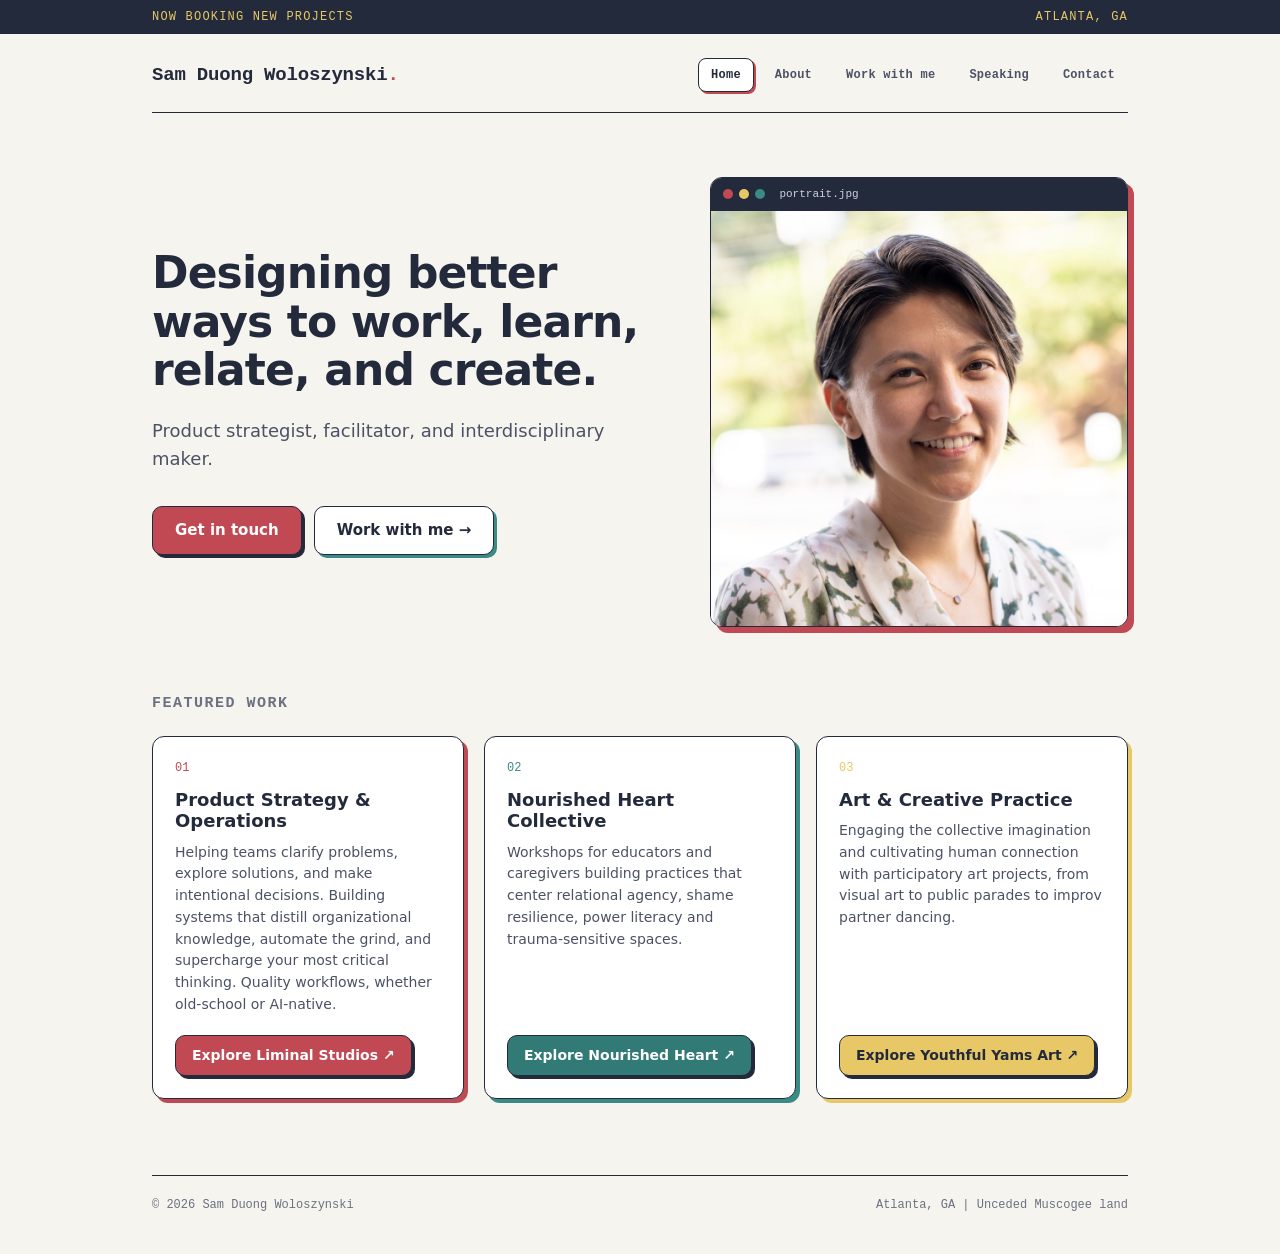
<file: index.html>
<!DOCTYPE html>
<html lang="en">
<head>
<meta charset="utf-8">
<meta name="viewport" content="width=device-width, initial-scale=1">
<title>Home - Sam Duong Woloszynski</title>
<link rel="stylesheet" href="styles.css">
</head>
<body class="home">
<div class="topbar"><div class="topbar-inner"><span>NOW BOOKING NEW PROJECTS</span><span>ATLANTA, GA</span></div></div>
<div class="wrap">
  <header class="site-header">
    <a class="logo" href="index.html">Sam Duong Woloszynski<span>.</span></a>
    <nav class="nav">
      <a href="index.html" class="active">Home</a>
      <a href="about.html">About</a>
      <a href="work.html">Work with me</a>
      <a href="speaking.html">Speaking</a>
      <a href="contact.html">Contact</a>
    </nav>
  </header>

  <section class="hero">
    <div class="hero-copy">
      <h1 class="h1">Designing better ways to work, learn, relate, and create.</h1>
      <p class="lead">Product strategist, facilitator, and interdisciplinary maker.</p>
      <div class="btn-row">
        <a class="btn btn-primary" href="contact.html">Get in touch</a>
        <a class="btn btn-ghost" href="work.html">Work with me →</a>
      </div>
    </div>
    <div class="hero-media">
      <div class="window">
        <div class="window-bar"><span class="dot" style="background:#c14953"></span><span class="dot" style="background:#e7c766"></span><span class="dot" style="background:#3a8a86"></span><span class="window-name">portrait.jpg</span></div>
        <img class="photo" src="img/portrait.jpg" alt="Portrait of Sam Duong Woloszynski" width="1000" height="986" loading="eager" decoding="async" draggable="false">
      </div>
    </div>
  </section>
  <section style="padding:6px 0 76px;">
    <h2 class="list-kicker">Featured work</h2>
    <div class="cards">
      <div class="card s-coral"><div class="card-num">01</div><div class="card-title">Product Strategy & Operations</div><div class="card-desc">Helping teams clarify problems, explore solutions, and make intentional decisions. Building systems that distill organizational knowledge, automate the grind, and supercharge your most critical thinking. Quality workflows, whether old-school or AI-native.</div><a class="btn btn-sm btn-primary" href="https://liminalstudios.org/" target="_blank" rel="noopener">Explore Liminal Studios ↗</a></div>
      <div class="card s-teal"><div class="card-num">02</div><div class="card-title">Nourished Heart Collective</div><div class="card-desc">Workshops for educators and caregivers building practices that center relational agency, shame resilience, power literacy and trauma-sensitive spaces.</div><a class="btn btn-sm btn-teal" href="https://nourishedheartcollective.org/" target="_blank" rel="noopener">Explore Nourished Heart ↗</a></div>
      <div class="card s-gold"><div class="card-num">03</div><div class="card-title">Art & Creative Practice</div><div class="card-desc">Engaging the collective imagination and cultivating human connection with participatory art projects, from visual art to public parades to improv partner dancing.</div><a class="btn btn-sm btn-gold-solid" href="https://youthfulyams.com/" target="_blank" rel="noopener">Explore Youthful Yams Art ↗</a></div>
    </div>
  </section>

  <footer class="site-footer"><span>© 2026 Sam Duong Woloszynski</span><span>Atlanta, GA | Unceded Muscogee land</span></footer>
</div>
</body>
</html>
</file>
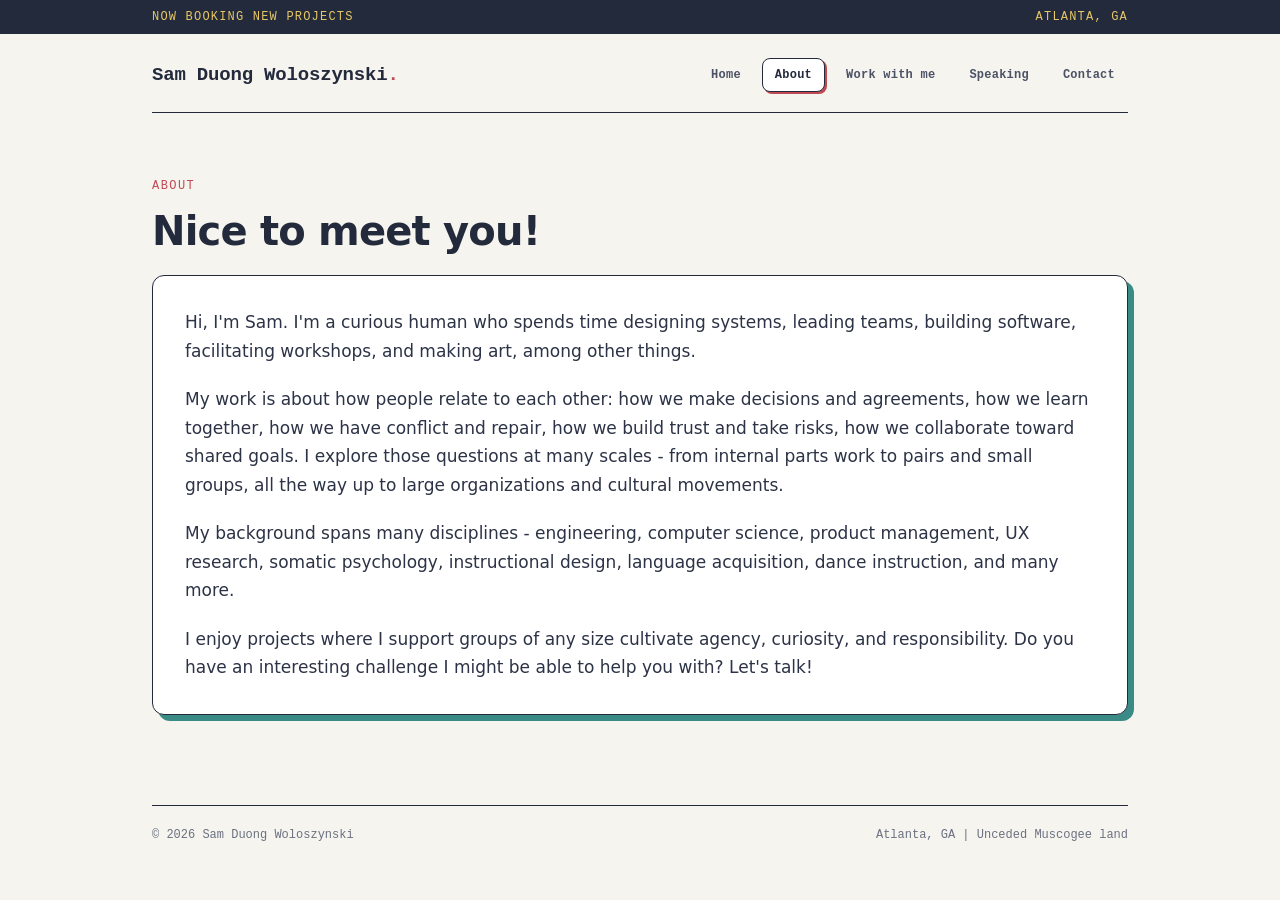
<file: about.html>
<!DOCTYPE html>
<html lang="en">
<head>
<meta charset="utf-8">
<meta name="viewport" content="width=device-width, initial-scale=1">
<title>About - Sam Duong Woloszynski</title>
<link rel="stylesheet" href="styles.css">
</head>
<body class="about">
<div class="topbar"><div class="topbar-inner"><span>NOW BOOKING NEW PROJECTS</span><span>ATLANTA, GA</span></div></div>
<div class="wrap">
  <header class="site-header">
    <a class="logo" href="index.html">Sam Duong Woloszynski<span>.</span></a>
    <nav class="nav">
      <a href="index.html">Home</a>
      <a href="about.html" class="active">About</a>
      <a href="work.html">Work with me</a>
      <a href="speaking.html">Speaking</a>
      <a href="contact.html">Contact</a>
    </nav>
  </header>

  <section class="section" style="max-width:none;">
    <div class="kicker">About</div>
    <h1 class="h1">Nice to meet you!</h1>
    <div class="about-card">
      <p>Hi, I'm Sam. I'm a curious human who spends time designing systems, leading teams, building software, facilitating workshops, and making art, among other things.</p>
      <p>My work is about how people relate to each other: how we make decisions and agreements, how we learn together, how we have conflict and repair, how we build trust and take risks, how we collaborate toward shared goals. I explore those questions at many scales - from internal parts work to pairs and small groups, all the way up to large organizations and cultural movements.</p>
      <p>My background spans many disciplines - engineering, computer science, product management, UX research, somatic psychology, instructional design, language acquisition, dance instruction, and many more.</p>
      <p>I enjoy projects where I support groups of any size cultivate agency, curiosity, and responsibility. Do you have an interesting challenge I might be able to help you with? Let's talk!</p>
    </div>
  </section>

  <footer class="site-footer"><span>© 2026 Sam Duong Woloszynski</span><span>Atlanta, GA | Unceded Muscogee land</span></footer>
</div>
</body>
</html>
</file>
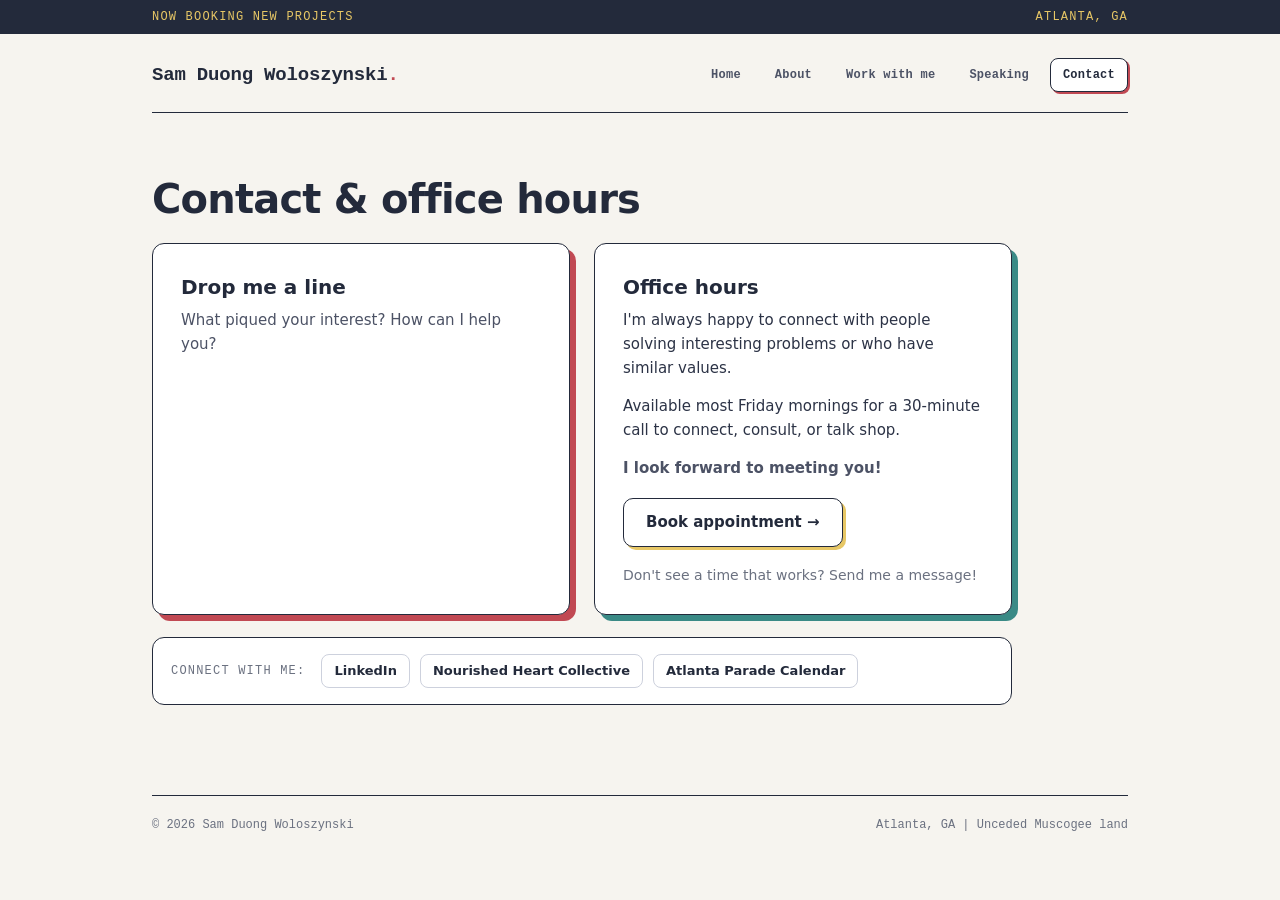
<file: contact.html>
<!DOCTYPE html>
<html lang="en">
<head>
<meta charset="utf-8">
<meta name="viewport" content="width=device-width, initial-scale=1">
<title>Contact - Sam Duong Woloszynski</title>
<link rel="stylesheet" href="styles.css">
</head>
<body class="contact">
<div class="topbar"><div class="topbar-inner"><span>NOW BOOKING NEW PROJECTS</span><span>ATLANTA, GA</span></div></div>
<div class="wrap">
  <header class="site-header">
    <a class="logo" href="index.html">Sam Duong Woloszynski<span>.</span></a>
    <nav class="nav">
      <a href="index.html">Home</a>
      <a href="about.html">About</a>
      <a href="work.html">Work with me</a>
      <a href="speaking.html">Speaking</a>
      <a href="contact.html" class="active">Contact</a>
    </nav>
  </header>

  <section class="section contact" style="max-width:860px;">
    <h1 class="h1">Contact &amp; office hours</h1>
    <div class="contact-grid">
      <div class="panel s-coral">
        <h2>Drop me a line</h2>
        <p class="sub">What piqued your interest? How can I help you?</p>
        <div class="embed-frame">
          <script data-letterbirduser="contact-samdw" src="https://letterbird.co/embed/v1.js"></script>
        </div>
      </div>
      <div class="panel s-teal">
        <h2>Office hours</h2>
        <p>I'm always happy to connect with people solving interesting problems or who have similar values.</p>
        <p>Available most Friday mornings for a 30-minute call to connect, consult, or talk shop.</p>
        <p class="close">I look forward to meeting you!</p>
        <a class="btn btn-gold" href="https://cal.com/samdw/office-hours" target="_blank" rel="noopener">Book appointment →</a>
        <p class="avail">Don't see a time that works? Send me a message!</p>
      </div>
    </div>
    <div class="find">
      <span class="label">Connect with me:</span>
      <a class="chip" href="https://www.linkedin.com/in/samdw/" target="_blank" rel="noopener">LinkedIn</a>
      <a class="chip" href="https://nourishedheartcollective.org/" target="_blank" rel="noopener">Nourished Heart Collective</a>
      <a class="chip" href="https://www.weirdgonepro.com/whats-on/" target="_blank" rel="noopener">Atlanta Parade Calendar</a>
    </div>
  </section>
  <footer class="site-footer"><span>© 2026 Sam Duong Woloszynski</span><span>Atlanta, GA | Unceded Muscogee land</span></footer>
</div>
</body>
</html>
</file>
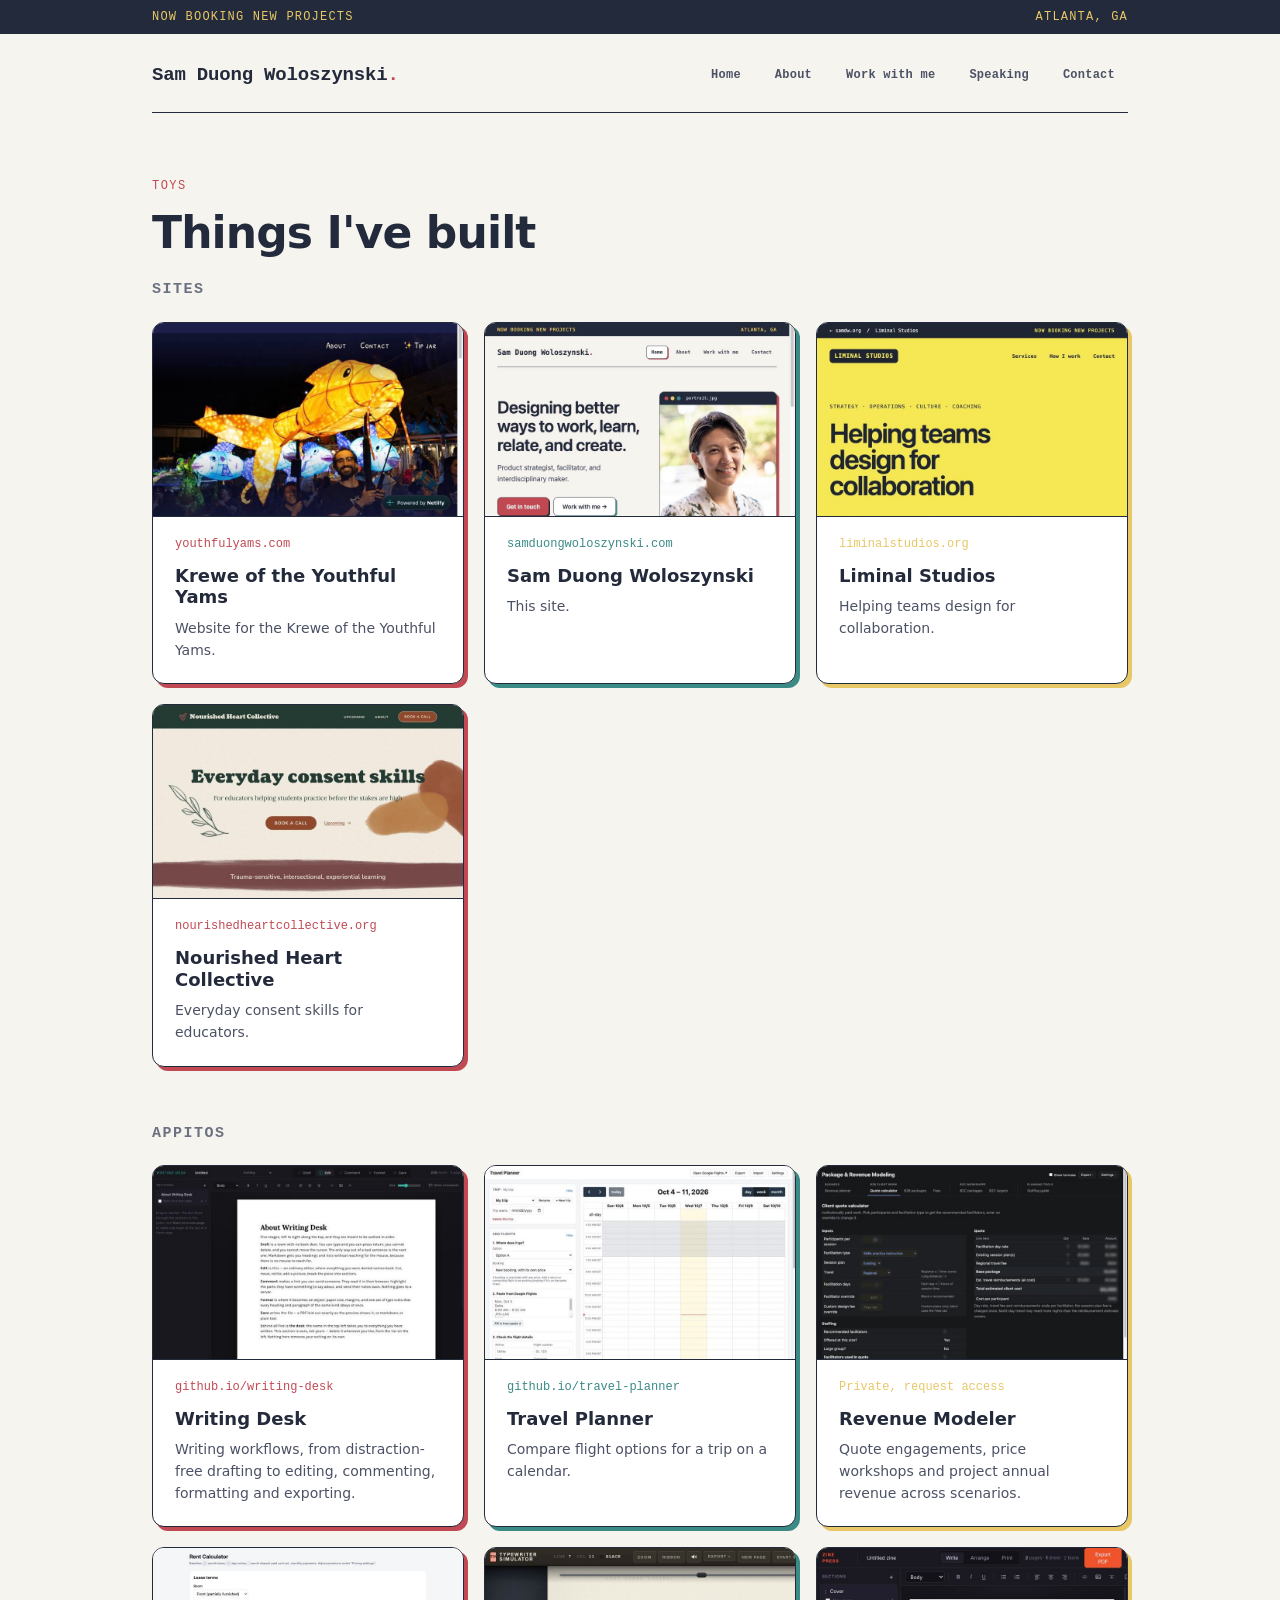
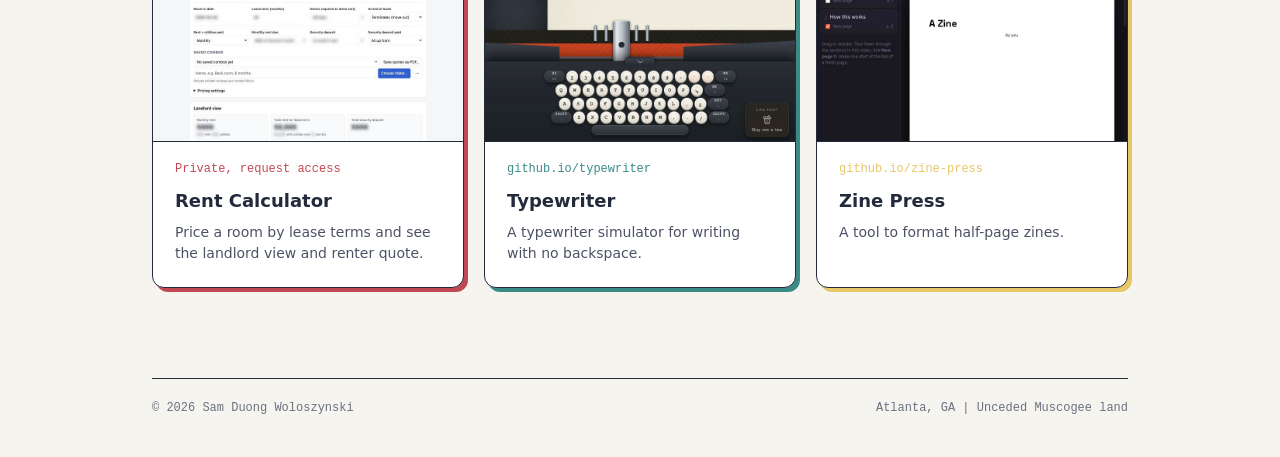
<file: toys.html>
<!DOCTYPE html>
<html lang="en">
<head>
<meta charset="utf-8">
<meta name="viewport" content="width=device-width, initial-scale=1">
<meta name="robots" content="noindex, nofollow">
<title>Toys - Sam Duong Woloszynski</title>
<link rel="stylesheet" href="styles.css">
</head>
<body class="toys">
<div class="topbar"><div class="topbar-inner"><span>NOW BOOKING NEW PROJECTS</span><span>ATLANTA, GA</span></div></div>
<div class="wrap">
  <header class="site-header">
    <a class="logo" href="index.html">Sam Duong Woloszynski<span>.</span></a>
    <nav class="nav">
      <a href="index.html">Home</a>
      <a href="about.html">About</a>
      <a href="work.html">Work with me</a>
      <a href="speaking.html">Speaking</a>
      <a href="contact.html">Contact</a>
    </nav>
  </header>

  <section class="section">
    <div class="kicker">Toys</div>
    <h1 class="h1">Things I've built</h1>
    <!-- Add one <a class="card"> per item. Rotate s-coral / s-teal / s-gold. -->

    <h2 class="list-kicker">Sites</h2>
    <div class="cards">
      <a class="card s-coral" href="https://www.youthfulyams.com/">
        <img class="card-shot" src="img/toys/youthful-yams.jpg" alt="Krewe of the Youthful Yams home page" loading="lazy">
        <div class="card-num">youthfulyams.com</div>
        <h3 class="card-title">Krewe of the Youthful Yams</h3>
        <div class="card-desc">Website for the Krewe of the Youthful Yams.</div>
      </a>
      <a class="card s-teal" href="index.html">
        <img class="card-shot" src="img/toys/samdw.jpg" alt="samduongwoloszynski.com home page" loading="lazy">
        <div class="card-num">samduongwoloszynski.com</div>
        <h3 class="card-title">Sam Duong Woloszynski</h3>
        <div class="card-desc">This site.</div>
      </a>
      <a class="card s-gold" href="https://liminalstudios.org/">
        <img class="card-shot" src="img/toys/liminal-studios.jpg" alt="Liminal Studios home page" loading="lazy">
        <div class="card-num">liminalstudios.org</div>
        <h3 class="card-title">Liminal Studios</h3>
        <div class="card-desc">Helping teams design for collaboration.</div>
      </a>
      <a class="card s-coral" href="https://nourishedheartcollective.org/">
        <img class="card-shot" src="img/toys/nourished-heart.jpg" alt="Nourished Heart Collective home page" loading="lazy">
        <div class="card-num">nourishedheartcollective.org</div>
        <h3 class="card-title">Nourished Heart Collective</h3>
        <div class="card-desc">Everyday consent skills for educators.</div>
      </a>
    </div>

    <h2 class="list-kicker" style="margin-top:56px;">Appitos</h2>
    <div class="cards">
      <a class="card s-coral" href="https://swoloszynski.github.io/writing-desk/">
        <img class="card-shot" src="img/toys/writing-desk.jpg" alt="Writing Desk editor" loading="lazy">
        <div class="card-num">github.io/writing-desk</div>
        <h3 class="card-title">Writing Desk</h3>
        <div class="card-desc">Writing workflows, from distraction-free drafting to editing, commenting, formatting and exporting.</div>
      </a>
      <a class="card s-teal" href="https://swoloszynski.github.io/travel-planner/">
        <img class="card-shot" src="img/toys/travel-planner.jpg" alt="Travel Planner calendar" loading="lazy">
        <div class="card-num">github.io/travel-planner</div>
        <h3 class="card-title">Travel Planner</h3>
        <div class="card-desc">Compare flight options for a trip on a calendar.</div>
      </a>
      <a class="card s-gold" href="https://github.com/swoloszynski/package-and-revenue-modeling">
        <img class="card-shot" src="img/toys/revenue-modeler.jpg" alt="Revenue Modeler quote calculator, numbers blurred" loading="lazy">
        <div class="card-num">Private, request access</div>
        <h3 class="card-title">Revenue Modeler</h3>
        <div class="card-desc">Quote engagements, price workshops and project annual revenue across scenarios.</div>
      </a>
      <a class="card s-coral" href="https://github.com/swoloszynski/rent-calculator">
        <img class="card-shot" src="img/toys/rent-calculator.jpg" alt="Rent Calculator lease terms, numbers hidden" loading="lazy">
        <div class="card-num">Private, request access</div>
        <h3 class="card-title">Rent Calculator</h3>
        <div class="card-desc">Price a room by lease terms and see the landlord view and renter quote.</div>
      </a>
      <a class="card s-teal" href="https://swoloszynski.github.io/typewriter/">
        <img class="card-shot" src="img/toys/typewriter.jpg" alt="Typewriter simulator keyboard" loading="lazy">
        <div class="card-num">github.io/typewriter</div>
        <h3 class="card-title">Typewriter</h3>
        <div class="card-desc">A typewriter simulator for writing with no backspace.</div>
      </a>
      <a class="card s-gold" href="https://swoloszynski.github.io/zine-press/">
        <img class="card-shot" src="img/toys/zine-press.jpg" alt="Zine Press editor" loading="lazy">
        <div class="card-num">github.io/zine-press</div>
        <h3 class="card-title">Zine Press</h3>
        <div class="card-desc">A tool to format half-page zines.</div>
      </a>
    </div>
  </section>

  <footer class="site-footer"><span>© 2026 Sam Duong Woloszynski</span><span>Atlanta, GA | Unceded Muscogee land</span></footer>
</div>
</body>
</html>
</file>
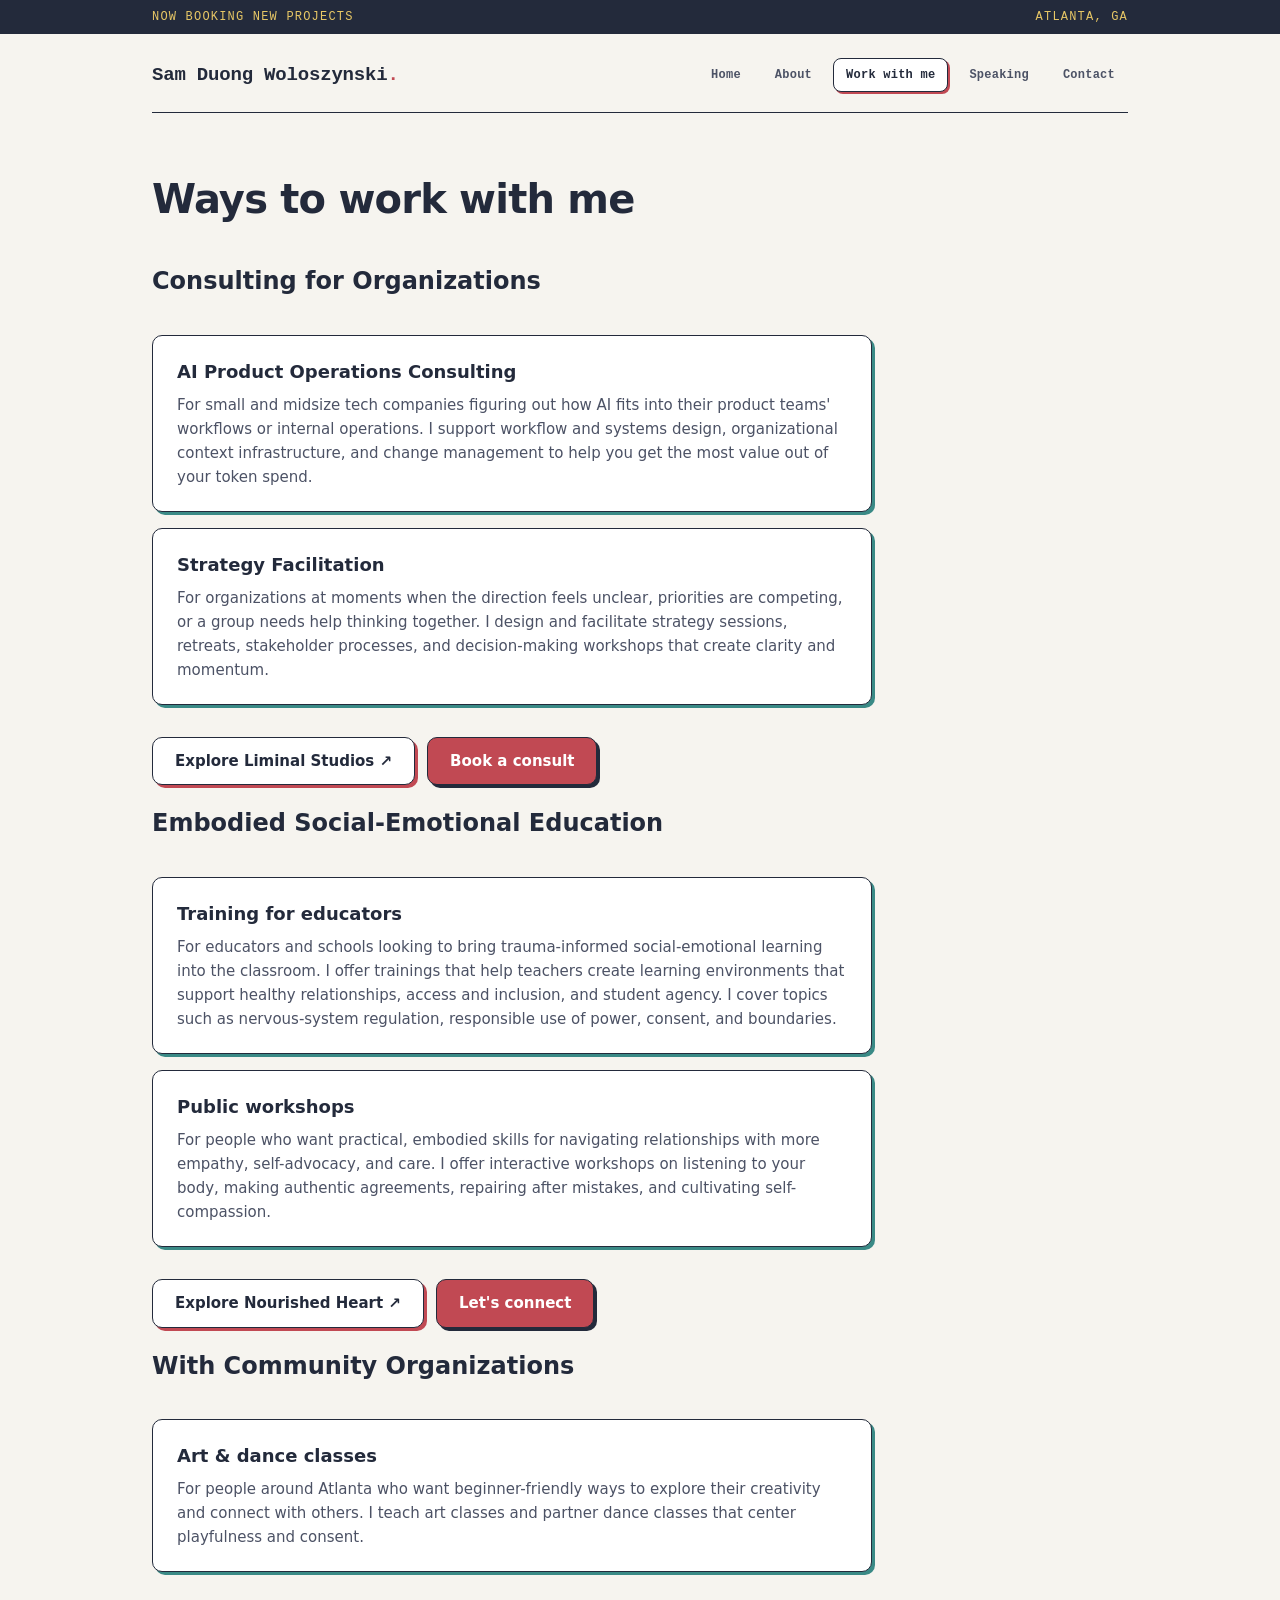
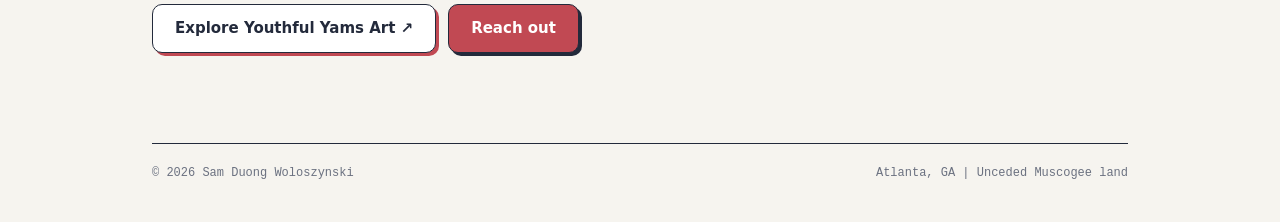
<file: work.html>
<!DOCTYPE html>
<html lang="en">
<head>
<meta charset="utf-8">
<meta name="viewport" content="width=device-width, initial-scale=1">
<title>Work with me - Sam Duong Woloszynski</title>
<link rel="stylesheet" href="styles.css">
</head>
<body class="work">
<div class="topbar"><div class="topbar-inner"><span>NOW BOOKING NEW PROJECTS</span><span>ATLANTA, GA</span></div></div>
<div class="wrap">
  <header class="site-header">
    <a class="logo" href="index.html">Sam Duong Woloszynski<span>.</span></a>
    <nav class="nav">
      <a href="index.html">Home</a>
      <a href="about.html">About</a>
      <a href="work.html" class="active">Work with me</a>
      <a href="speaking.html">Speaking</a>
      <a href="contact.html">Contact</a>
    </nav>
  </header>

  <section class="section work" style="max-width:720px;">
    <h1 class="h1">Ways to work with me</h1>
    <div class="work-list">
      <h1 class="h3">Consulting for Organizations</h1>
      <div class="work-item"><h3>AI Product Operations Consulting</h3><p>For small and midsize tech companies figuring out how AI fits into their product teams' workflows or internal operations. I support workflow and systems design, organizational context infrastructure, and change management to help you get the most value out of your token spend.</p></div>
      <div class="work-item"><h3>Strategy Facilitation</h3><p>For organizations at moments when the direction feels unclear, priorities are competing, or a group needs help thinking together. I design and facilitate strategy sessions, retreats, stakeholder processes, and decision-making workshops that create clarity and momentum.</p></div>
    </div>
    <div class="btn-row" style="margin-top:32px;">
      <a class="btn btn-coral" href="https://liminalstudios.org/" target="_blank" rel="noopener">Explore Liminal Studios ↗</a>
      <a class="btn btn-primary" href="contact.html">Book a consult</a>
    </div>
    <div class="work-list">
      <h1 class="h3">Embodied Social-Emotional Education</h1>
      <div class="work-item"><h3>Training for educators</h3><p>For educators and schools looking to bring trauma-informed social-emotional learning into the classroom. I offer trainings that help teachers create learning environments that support healthy relationships, access and inclusion, and student agency. I cover topics such as nervous-system regulation, responsible use of power, consent, and boundaries.</p></div>
      <div class="work-item"><h3>Public workshops</h3><p>For people who want practical, embodied skills for navigating relationships with more empathy, self-advocacy, and care. I offer interactive workshops on listening to your body, making authentic agreements, repairing after mistakes, and cultivating self-compassion.</p></div>
    </div>
    <div class="btn-row" style="margin-top:32px;">
      <a class="btn btn-coral" href="https://nourishedheartcollective.org/" target="_blank" rel="noopener">Explore Nourished Heart ↗</a>
      <a class="btn btn-primary" href="contact.html">Let's connect</a>
    </div>
    <div class="work-list">
      <h1 class="h3">With Community Organizations</h1>
      <div class="work-item"><h3>Art & dance classes</h3><p>For people around Atlanta who want beginner-friendly ways to explore their creativity and connect with others. I teach art classes and partner dance classes that center playfulness and consent.</p></div>
    </div>
    <div class="btn-row" style="margin-top:32px;">
      <a class="btn btn-coral" href="https://youthfulyams.com/" target="_blank" rel="noopener">Explore Youthful Yams Art ↗</a>
      <a class="btn btn-primary" href="contact.html">Reach out</a>
    </div>
  </section>

  <footer class="site-footer"><span>© 2026 Sam Duong Woloszynski</span><span>Atlanta, GA | Unceded Muscogee land</span></footer>
</div>
</body>
</html>
</file>
<file: styles.css>
/* Sam Duong Woloszynski — Studio static site */
:root{
  color-scheme:light; /* site is light-only; keeps embeds + form controls light in dark mode */
  --bg:#f6f4ef; --ink:#232a3b; --coral:#c14953; --teal:#3a8a86; --gold:#e7c766;
  --muted:#4c5265; --muted2:#6b7180; --line:#cdd1dd; --field:#fbfaf7; --card:#fff;
  --sans:system-ui,-apple-system,"Segoe UI",Roboto,Helvetica,Arial,sans-serif;
  --mono:ui-monospace,"SF Mono",Menlo,Consolas,"Liberation Mono",monospace;
}
*{box-sizing:border-box;}
html,body{margin:0;padding:0;}
body{background:var(--bg);color:var(--ink);font-family:var(--sans);line-height:1.5;}
a{color:inherit;text-decoration:none;cursor:pointer;}
img{max-width:100%;display:block;}

/* top bar */
.topbar{background:var(--ink);color:var(--gold);font-family:var(--mono);font-size:12px;letter-spacing:.1em;padding:8px 0;}
.topbar-inner{max-width:1040px;margin:0 auto;padding:0 32px;display:flex;justify-content:space-between;flex-wrap:wrap;gap:8px;}

/* layout */
.wrap{max-width:1040px;margin:0 auto;padding:0 32px;}

/* header */
.site-header{display:flex;align-items:center;justify-content:space-between;flex-wrap:wrap;gap:14px;padding:24px 0 20px;border-bottom:1.5px solid var(--ink);}
.logo{font-family:var(--mono);font-weight:700;font-size:19px;letter-spacing:-.01em;color:var(--ink);}
.logo span{color:var(--coral);}
.nav{display:flex;gap:8px;flex-wrap:wrap;}
.nav a{font-family:var(--mono);font-size:12px;font-weight:700;letter-spacing:.02em;padding:7px 12px;border-radius:8px;border:1.5px solid transparent;color:var(--muted);transition:all .15s;}
.nav a:hover{border-color:var(--ink);}
.nav a.active{border:1.5px solid var(--ink);color:var(--ink);background:#fff;box-shadow:2px 2px 0 var(--coral);}

/* hero */
.hero{display:grid;grid-template-columns:1.1fr .9fr;gap:48px;align-items:center;padding:64px 0 60px;}
.h1{font-size:44px;font-weight:600;line-height:1.1;letter-spacing:-.02em;margin:0 0 22px;}
.about .h1,.work .h1,.contact .h1{font-size:40px;}
.lead{font-size:18px;line-height:1.6;color:var(--muted);max-width:32em;margin:0 0 32px;}
.btn-row{display:flex;gap:12px;flex-wrap:wrap;}
.btn{display:inline-block;border:1.5px solid var(--ink);border-radius:10px;padding:12px 22px;font-weight:600;font-size:15px;transition:all .15s;font-family:var(--sans);cursor:pointer;}
.btn:hover{transform:translate(-1px,-1px);}
.btn-primary{background:var(--coral);color:#fff;box-shadow:3px 3px 0 var(--ink);}
.btn-primary:hover{box-shadow:4px 4px 0 var(--ink);}
.btn-ghost{background:#fff;color:var(--ink);box-shadow:3px 3px 0 var(--teal);}
.btn-ghost:hover{box-shadow:4px 4px 0 var(--teal);}
.btn-gold{background:#fff;color:var(--ink);box-shadow:3px 3px 0 var(--gold);}
.btn-gold:hover{box-shadow:4px 4px 0 var(--gold);}
.btn-coral{background:#fff;color:var(--ink);box-shadow:3px 3px 0 var(--coral);}
.btn-coral:hover{box-shadow:4px 4px 0 var(--coral);}
.btn-teal{background:#327a76;color:#fff;box-shadow:3px 3px 0 var(--ink);}
.btn-teal:hover{box-shadow:4px 4px 0 var(--ink);}
.btn-gold-solid{background:var(--gold);color:var(--ink);box-shadow:3px 3px 0 var(--ink);}
.btn-gold-solid:hover{box-shadow:4px 4px 0 var(--ink);}
.btn-sm{padding:9px 16px;font-size:14px;}

/* window / photo */
.window{border:1.5px solid var(--ink);border-radius:12px;box-shadow:6px 6px 0 var(--coral);background:#fff;overflow:hidden;width:100%;}
.window-bar{background:var(--ink);display:flex;align-items:center;gap:6px;padding:8px 12px;}
.dot{width:10px;height:10px;border-radius:50%;}
.window-name{color:#cdd1dd;font-family:var(--mono);font-size:11px;margin-left:8px;}
.photo{aspect-ratio:1/1;width:100%;height:auto;display:block;object-fit:cover;object-position:center 25%;background:#f1eee7;
  cursor:default;-webkit-user-drag:none;user-select:none;-webkit-user-select:none;}

/* sections */
.section{padding:64px 0 90px;}
.kicker{font-family:var(--mono);font-size:12px;letter-spacing:.12em;text-transform:uppercase;color:var(--coral);margin-bottom:14px;}
.list-kicker{font-family:var(--mono);font-size:15px;letter-spacing:.1em;text-transform:uppercase;color:var(--muted2);margin:0 0 20px;}

/* featured cards */
.cards{display:grid;grid-template-columns:repeat(3,1fr);gap:20px;}
.card{background:var(--card);border:1.5px solid var(--ink);border-radius:12px;padding:22px;transition:all .15s;display:flex;flex-direction:column;}
a.card:hover{transform:translate(-1px,-1px);}
.card.s-coral{box-shadow:4px 4px 0 var(--coral);}
a.card.s-coral:hover{box-shadow:6px 6px 0 var(--coral);}
.card.s-teal{box-shadow:4px 4px 0 var(--teal);}
a.card.s-teal:hover{box-shadow:6px 6px 0 var(--teal);}
.card.s-gold{box-shadow:4px 4px 0 var(--gold);}
a.card.s-gold:hover{box-shadow:6px 6px 0 var(--gold);}
.card-num{font-family:var(--mono);font-size:12px;margin-bottom:12px;}
.card.s-coral .card-num{color:var(--coral);}
.card.s-teal .card-num{color:var(--teal);}
.card.s-gold .card-num{color:var(--gold);}
.card-title{font-size:18px;font-weight:600;line-height:1.2;margin:0 0 10px;}
.card-desc{font-size:14px;line-height:1.55;color:var(--muted);flex:1;}
.card .btn{align-self:flex-start;margin-top:20px;}
.card-shot{width:calc(100% + 44px);max-width:none;margin:-22px -22px 18px;aspect-ratio:8/5;object-fit:cover;object-position:top left;border-bottom:1.5px solid var(--ink);border-radius:10.5px 10.5px 0 0;}

/* about */
.about-card{background:#fff;border:1.5px solid var(--ink);border-radius:12px;box-shadow:6px 6px 0 var(--teal);padding:32px;}
.about-card p{font-size:17px;line-height:1.68;margin:0 0 20px;color:#2c3346;}
.about-card p:last-child{margin-bottom:0;}

/* work list */
.work-list{display:grid;gap:16px;}
.work-item{background:#fff;border:1.5px solid var(--ink);border-radius:10px;box-shadow:3px 3px 0 var(--teal);padding:22px 24px;}
.work-item h3{font-size:18px;font-weight:600;color:var(--ink);margin:0 0 8px;}
.work-item p{font-size:15px;line-height:1.6;color:var(--muted);margin:0;}
.work-intro{font-size:18px;line-height:1.65;color:var(--muted);margin:0 0 30px;max-width:34em;}

/* contact */
.contact-grid{display:grid;grid-template-columns:1fr 1fr;gap:24px;}
.panel{background:#fff;border:1.5px solid var(--ink);border-radius:12px;padding:28px;}
.panel.s-coral{box-shadow:6px 6px 0 var(--coral);}
.panel.s-teal{box-shadow:6px 6px 0 var(--teal);}
.panel h2{font-size:20px;font-weight:600;margin:0 0 6px;}
.panel .sub{font-size:15px;line-height:1.6;margin:0 0 20px;color:var(--muted);}
.panel p{font-size:15px;line-height:1.6;color:#2c3346;margin:0 0 14px;}
.panel p.close{color:var(--muted);font-weight:600;margin-bottom:18px;}
.panel p.avail{font-size:14px;line-height:1.55;color:var(--muted2);margin:18px 0 0;}
form{display:grid;gap:12px;}
input,textarea{font-family:inherit;font-size:15px;padding:11px 14px;border:1.5px solid var(--line);border-radius:10px;background:var(--field);color:var(--ink);width:100%;}
textarea{resize:vertical;}
.note{font-size:13px;margin:14px 0 0;color:var(--muted2);}
.note a{color:var(--coral);border-bottom:1px solid var(--coral);}
.sent-msg{border:1.5px solid var(--teal);border-radius:10px;background:#eef7f6;padding:18px;font-size:15px;line-height:1.55;color:#2c3346;}
.hidden{display:none;}
/* third-party embed (letterbird contact form) — relies on the panel border + the embed's own outline */
.embed-frame iframe{display:block;width:100%;border:0;color-scheme:light;}
.find{margin-top:22px;border:1.5px solid var(--ink);border-radius:12px;padding:16px 18px;display:flex;flex-wrap:wrap;gap:10px;align-items:center;background:#fff;}
.find .label{font-family:var(--mono);font-size:12px;letter-spacing:.1em;text-transform:uppercase;color:var(--muted2);margin-right:6px;}
.chip{border:1.5px solid var(--line);border-radius:8px;padding:6px 12px;font-size:13px;font-weight:600;color:var(--ink);}
.chip:hover{border-color:var(--ink);}

/* speaking */
.filter-band{background:var(--ink);border-radius:12px;padding:20px 24px;color:#fff;}
.filter-head{display:flex;justify-content:space-between;align-items:center;flex-wrap:wrap;gap:8px;margin-bottom:16px;}
.filter-label{font-family:var(--mono);font-weight:700;font-size:12px;letter-spacing:.1em;text-transform:uppercase;color:var(--gold);}
.filter-status{font-family:var(--mono);font-size:12px;color:var(--line);display:flex;gap:16px;align-items:center;}
.filter-clear{font-family:var(--mono);font-size:12px;font-weight:700;color:var(--gold);background:none;border:0;padding:0;cursor:pointer;}
.filter-clear:hover{text-decoration:underline;}
.filter-chips{display:flex;flex-wrap:wrap;gap:10px 8px;}
.filter-group{display:grid;grid-template-columns:100px 1fr;gap:16px;align-items:start;padding:16px 0;border-top:1px solid #3a4258;}
.filter-group:last-child{padding-bottom:0;}
.filter-sub{font-family:var(--mono);font-size:12px;color:var(--line);padding-top:8px;}
.topic-chip{font-family:var(--mono);font-size:13px;font-weight:700;color:var(--muted);background:#fff;border:1.5px solid var(--ink);border-radius:999px;padding:7px 14px;cursor:pointer;transition:all .15s;}
.topic-chip:hover{transform:translate(-1px,-1px);box-shadow:2px 2px 0 var(--gold);}
.topic-chip:focus-visible{outline:2px solid var(--gold);outline-offset:2px;}
.topic-chip.active{background:var(--coral);color:#fff;border-color:#fff;box-shadow:2px 2px 0 var(--gold);}
.topic-count{font-weight:400;color:var(--muted2);margin-left:2px;}
.topic-chip.active .topic-count{color:var(--gold);}
.talks{padding:40px 0 90px;}
.talks-head{font-size:12px;margin-bottom:6px;}
.talk-list{list-style:none;margin:0;padding:0;}
.talk-row{display:grid;grid-template-columns:56px 1fr 220px;gap:24px;padding:24px 0;border-bottom:1px solid var(--line);}
.talk-year{font-family:var(--mono);font-weight:700;font-size:13px;color:var(--coral);padding-top:3px;}
.talk-award{font-family:var(--mono);font-size:12px;font-weight:700;color:var(--ink);background:var(--gold);display:inline-block;border-radius:6px;padding:2px 8px;}
.talk-badges{display:flex;flex-wrap:wrap;gap:6px;margin-bottom:8px;}
.talk-length{font-family:var(--mono);font-size:12px;font-weight:700;color:var(--ink);display:inline-block;border-radius:6px;padding:1px 7px;border:1px solid var(--ink);}
.talk-title{font-size:19px;font-weight:600;line-height:1.25;margin:0 0 6px;}
.talk-sub{font-size:15px;color:var(--ink);margin:0 0 6px;}
.talk-desc{font-size:15px;line-height:1.6;color:var(--muted);margin:0 0 10px;max-width:40em;}
.talk-tags{display:flex;flex-wrap:wrap;align-items:center;gap:6px;}
.talk-tags + .talk-tags{margin-top:8px;}
.tag-label{font-family:var(--mono);font-size:11px;color:var(--muted2);width:48px;flex-shrink:0;}
.topic-tag{font-family:var(--mono);font-size:11px;color:var(--muted);background:#f1eee7;border-radius:6px;padding:3px 8px;}
.topic-tag.match{background:#fff;color:var(--coral);font-weight:700;box-shadow:inset 0 0 0 1.5px var(--coral);}
.talk-side{font-family:var(--mono);font-size:12px;color:var(--muted2);display:flex;flex-direction:column;gap:10px;}
.talk-event{display:flex;flex-direction:column;gap:2px;}
.talk-event-name{font-weight:700;color:var(--ink);}
.talk-event a:hover,.talk-links a:hover{color:var(--coral);}
.talk-co{font-style:italic;}
.talk-links{display:flex;gap:14px;font-weight:700;color:var(--ink);}
.talks-empty{color:var(--muted);}

/* footer */
.site-footer{border-top:1.5px solid var(--ink);padding:20px 0 40px;font-family:var(--mono);font-size:12px;color:var(--muted2);display:flex;justify-content:space-between;flex-wrap:wrap;gap:8px;}

@media (max-width:760px){
  .topbar-inner,.wrap{padding-left:20px;padding-right:20px;}
  .hero{grid-template-columns:1fr;gap:32px;padding:40px 0 44px;}
  .hero-media{order:-1;max-width:320px;margin:0 auto;}
  .h1{font-size:32px!important;}
  .cards{grid-template-columns:1fr;}
  .contact-grid{grid-template-columns:1fr;gap:18px;}
  .section{padding:44px 0 60px;}
  .nav{gap:6px;}
  .site-footer{flex-direction:column;gap:4px;}
  .filter-band{padding:18px 16px;}
  .filter-group{grid-template-columns:1fr;gap:8px;}
  .filter-sub{padding-top:0;}
  .talk-row{grid-template-columns:1fr;gap:10px;}
  .talk-side{gap:6px;}
}
@media (max-width:460px){
  .h1{font-size:27px!important;}
  .nav a{padding:6px 9px;}
}
</file>
